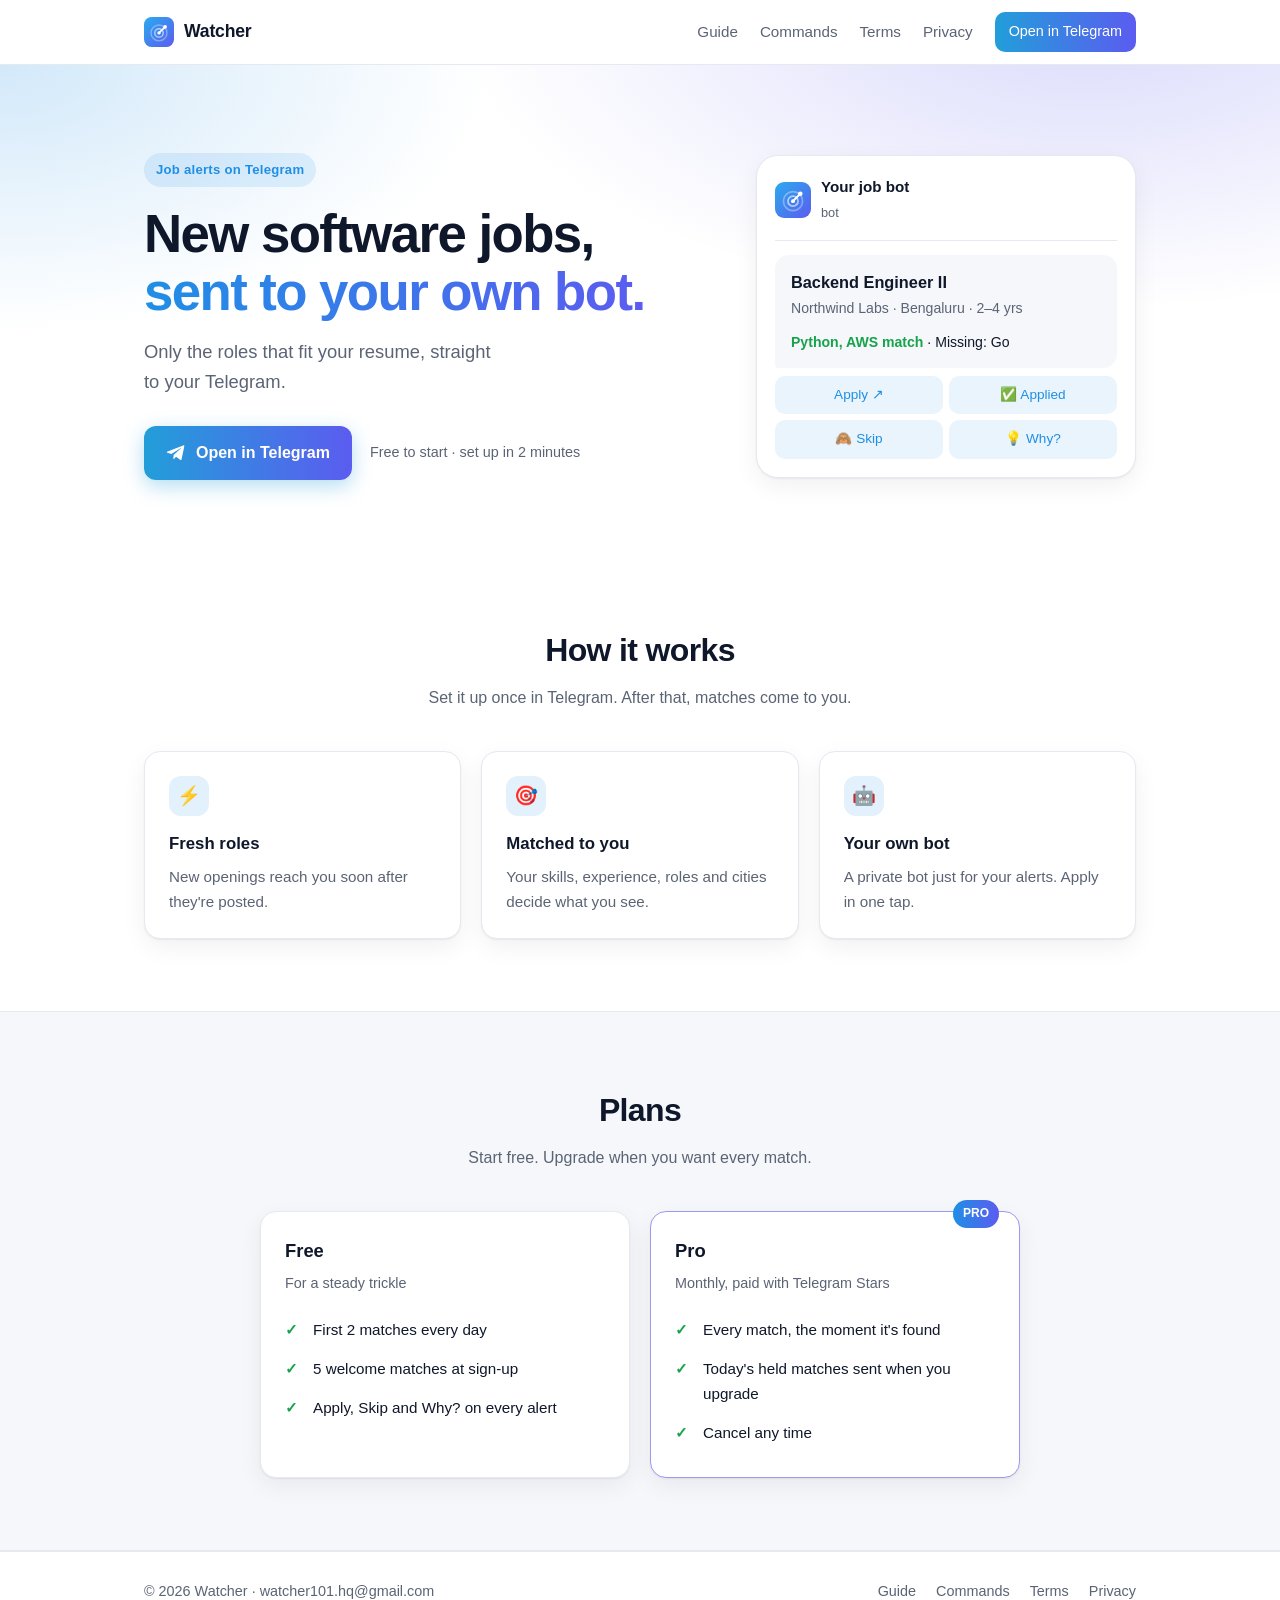
<file: index.html>
<!DOCTYPE html>
<html lang="en">
<head>
<meta charset="utf-8">
<meta name="viewport" content="width=device-width, initial-scale=1">
<title>Watcher · New software jobs, sent to your Telegram</title>
<meta name="description" content="Watcher sends new software jobs that match your resume to your own Telegram bot.">
<link rel="icon" href="logo.svg" type="image/svg+xml">
<link rel="stylesheet" href="style.css">
</head>
<body>
<header class="top"><div class="wrap">
  <a class="brand" href="./"><img src="logo.svg" alt="">Watcher</a>
  <nav><a href="guide/">Guide</a><a href="commands/">Commands</a><a href="terms/">Terms</a><a href="privacy/">Privacy</a><a class="btn btn-sm" href="https://t.me/WatcherJobsBot?start=site">Open in Telegram</a></nav>
</div></header>

<section class="hero"><div class="wrap">
  <div>
    <span class="eyebrow">Job alerts on Telegram</span>
    <h1>New software jobs, <span>sent to your own bot.</span></h1>
    <p class="sub">Only the roles that fit your resume, straight to your Telegram.</p>
    <div class="cta">
      <a class="btn" href="https://t.me/WatcherJobsBot?start=site"><svg class="tg" viewBox="0 0 24 24" aria-hidden="true"><path fill="currentColor" d="M21.9 4.3 18.7 19.4c-.2 1-.9 1.3-1.8.8l-4.8-3.6-2.3 2.2c-.3.3-.5.5-1 .5l.3-4.9 8.9-8c.4-.3-.1-.5-.6-.2L6.4 13.1 1.7 11.6c-1-.3-1-1 .2-1.5L20.6 2.9c.9-.3 1.6.2 1.3 1.4z"/></svg>Open in Telegram</a>
      <span class="cta-note">Free to start · set up in 2 minutes</span>
    </div>
  </div>
  <div class="phone" aria-hidden="true">
    <div class="chat-head"><img src="logo.svg" alt=""><div><b>Your job bot</b><small>bot</small></div></div>
    <div class="bubble">
      <div class="role">Backend Engineer II</div>
      <div class="meta">Northwind Labs · Bengaluru · 2–4 yrs</div>
      <div class="fit"><span class="yes">Python, AWS match</span> · Missing: Go</div>
    </div>
    <div class="btns"><span>Apply ↗</span><span>✅ Applied</span><span>🙈 Skip</span><span>💡 Why?</span></div>
  </div>
</div></section>

<section class="block"><div class="wrap">
  <h2 class="title">How it works</h2>
  <p class="lede">Set it up once in Telegram. After that, matches come to you.</p>
  <div class="grid3">
    <div class="card"><div class="icon">⚡</div><h3>Fresh roles</h3>
      <p>New openings reach you soon after they're posted.</p></div>
    <div class="card"><div class="icon">🎯</div><h3>Matched to you</h3>
      <p>Your skills, experience, roles and cities decide what you see.</p></div>
    <div class="card"><div class="icon">🤖</div><h3>Your own bot</h3>
      <p>A private bot just for your alerts. Apply in one tap.</p></div>
  </div>
</div></section>

<section class="block alt"><div class="wrap">
  <h2 class="title">Plans</h2>
  <p class="lede">Start free. Upgrade when you want every match.</p>
  <div class="grid2">
    <div class="card plan"><h3>Free</h3><div class="tag">For a steady trickle</div>
      <ul><li>First 2 matches every day</li><li>5 welcome matches at sign-up</li><li>Apply, Skip and Why? on every alert</li></ul></div>
    <div class="card plan pro"><span class="badge">PRO</span><h3>Pro</h3><div class="tag">Monthly, paid with Telegram Stars</div>
      <ul><li>Every match, the moment it's found</li><li>Today's held matches sent when you upgrade</li><li>Cancel any time</li></ul></div>
  </div>
</div></section>

<footer class="site"><div class="wrap">
  <span>© 2026 Watcher · <a href="mailto:watcher101.hq@gmail.com">watcher101.hq@gmail.com</a></span>
  <nav><a href="guide/">Guide</a><a href="commands/">Commands</a><a href="terms/">Terms</a><a href="privacy/">Privacy</a></nav>
</div></footer>
</body>
</html>
</file>
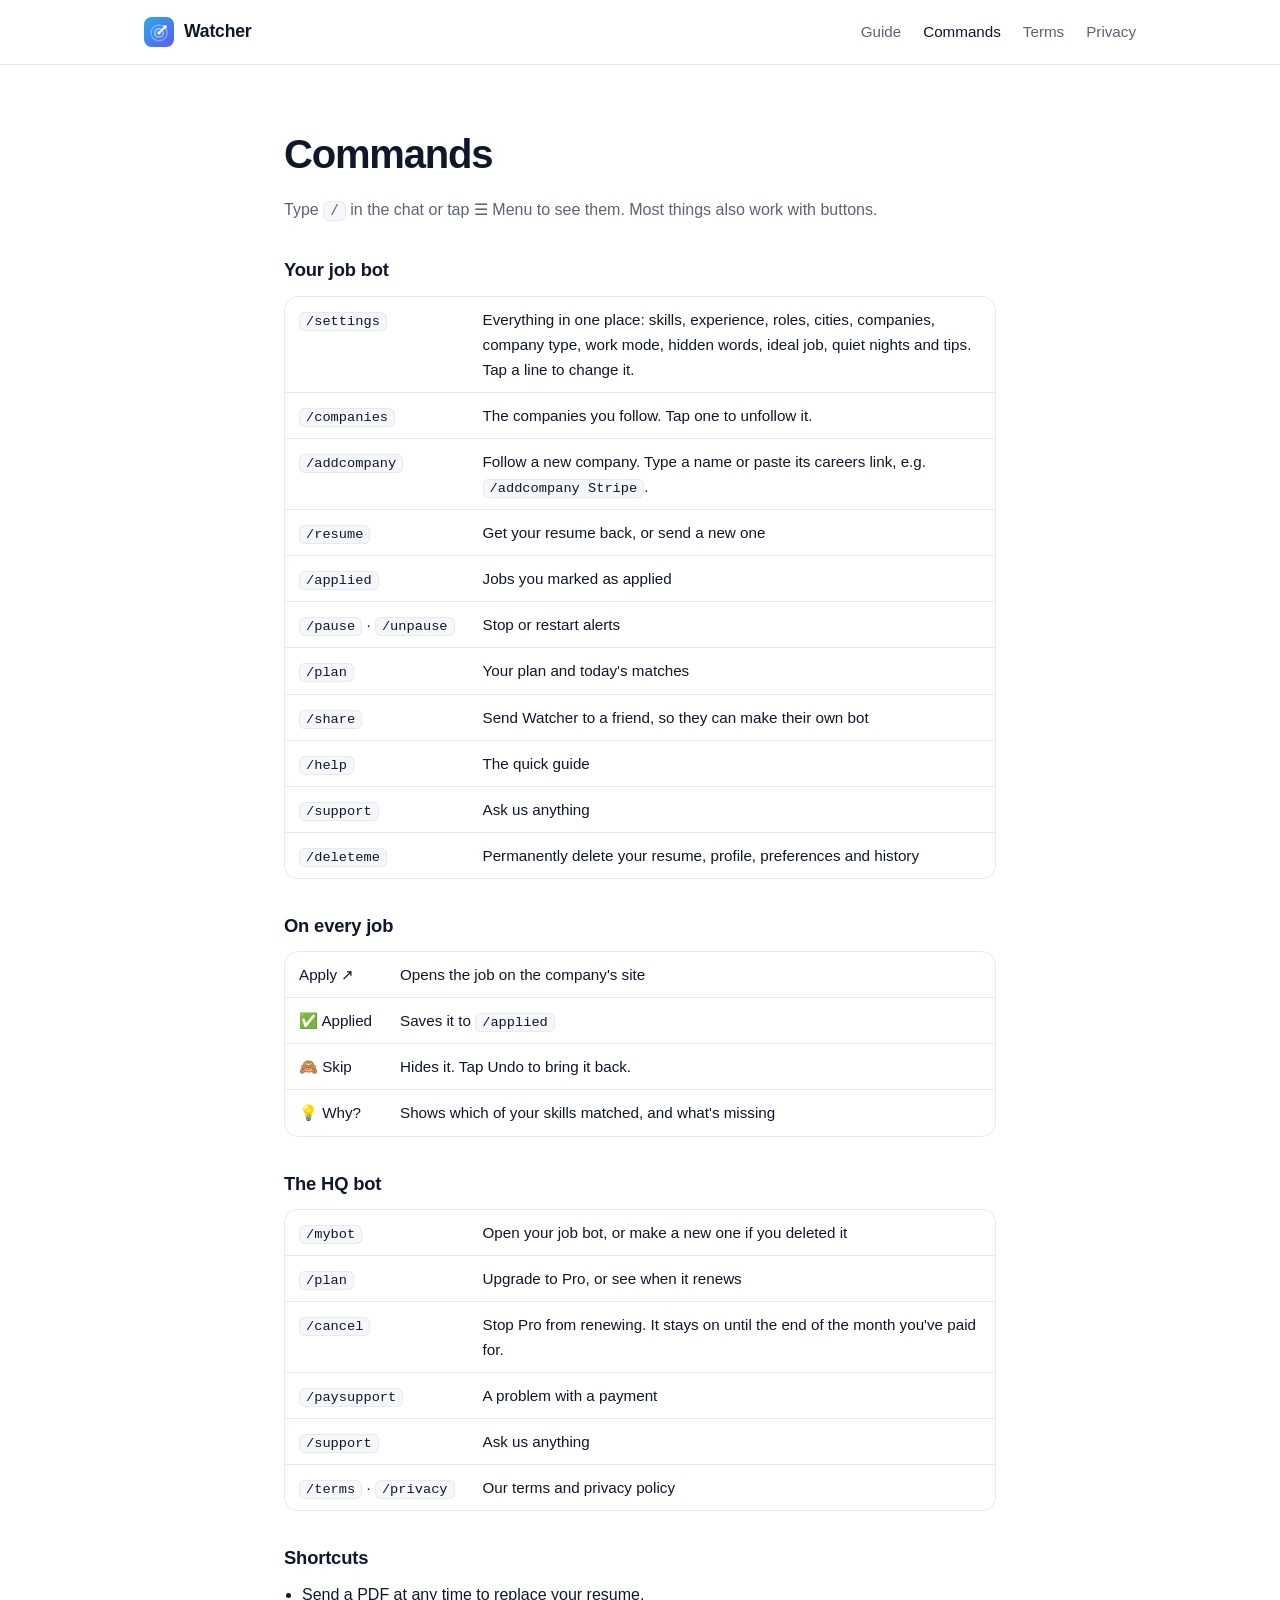
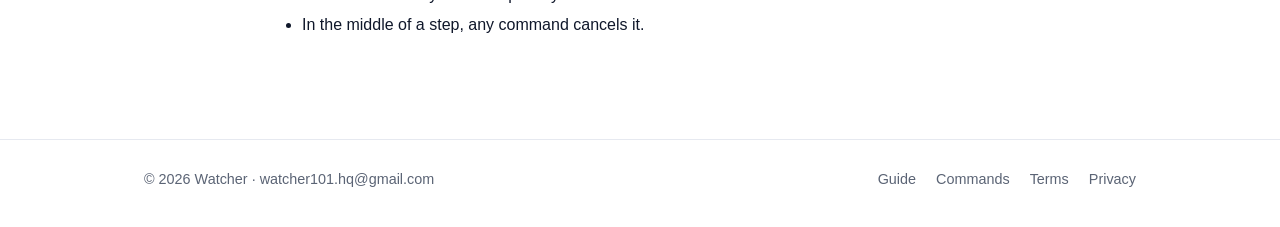
<file: commands/index.html>
<!DOCTYPE html>
<html lang="en">
<head>
<meta charset="utf-8">
<meta name="viewport" content="width=device-width, initial-scale=1">
<title>Commands · Watcher</title>
<link rel="icon" href="../logo.svg" type="image/svg+xml">
<link rel="stylesheet" href="../style.css">
</head>
<body>
<header class="top"><div class="wrap">
  <a class="brand" href="../"><img src="../logo.svg" alt="">Watcher</a>
  <nav><a href="../guide/">Guide</a><a href="../commands/" aria-current="page">Commands</a><a href="../terms/">Terms</a><a href="../privacy/">Privacy</a></nav>
</div></header>

<main class="doc guide">
  <h1>Commands</h1>
  <p class="muted">Type <code>/</code> in the chat or tap ☰ Menu to see them. Most things also work with buttons.</p>

  <h2>Your job bot</h2>
  <table class="cmds">
    <tr><td><code>/settings</code></td><td>Everything in one place: skills, experience, roles, cities, companies, company type, work mode, hidden words, ideal job, quiet nights and tips. Tap a line to change it.</td></tr>
    <tr><td><code>/companies</code></td><td>The companies you follow. Tap one to unfollow it.</td></tr>
    <tr><td><code>/addcompany</code></td><td>Follow a new company. Type a name or paste its careers link, e.g. <code>/addcompany Stripe</code>.</td></tr>
    <tr><td><code>/resume</code></td><td>Get your resume back, or send a new one</td></tr>
    <tr><td><code>/applied</code></td><td>Jobs you marked as applied</td></tr>
    <tr><td><code>/pause</code> · <code>/unpause</code></td><td>Stop or restart alerts</td></tr>
    <tr><td><code>/plan</code></td><td>Your plan and today's matches</td></tr>
    <tr><td><code>/share</code></td><td>Send Watcher to a friend, so they can make their own bot</td></tr>
    <tr><td><code>/help</code></td><td>The quick guide</td></tr>
    <tr><td><code>/support</code></td><td>Ask us anything</td></tr>
    <tr><td><code>/deleteme</code></td><td>Permanently delete your resume, profile, preferences and history</td></tr>
  </table>

  <h2>On every job</h2>
  <table class="cmds">
    <tr><td>Apply ↗</td><td>Opens the job on the company's site</td></tr>
    <tr><td>✅ Applied</td><td>Saves it to <code>/applied</code></td></tr>
    <tr><td>🙈 Skip</td><td>Hides it. Tap Undo to bring it back.</td></tr>
    <tr><td>💡 Why?</td><td>Shows which of your skills matched, and what's missing</td></tr>
  </table>

  <h2>The HQ bot</h2>
  <table class="cmds">
    <tr><td><code>/mybot</code></td><td>Open your job bot, or make a new one if you deleted it</td></tr>
    <tr><td><code>/plan</code></td><td>Upgrade to Pro, or see when it renews</td></tr>
    <tr><td><code>/cancel</code></td><td>Stop Pro from renewing. It stays on until the end of the month you've paid for.</td></tr>
    <tr><td><code>/paysupport</code></td><td>A problem with a payment</td></tr>
    <tr><td><code>/support</code></td><td>Ask us anything</td></tr>
    <tr><td><code>/terms</code> · <code>/privacy</code></td><td>Our terms and privacy policy</td></tr>
  </table>

  <h2>Shortcuts</h2>
  <ul>
    <li>Send a PDF at any time to replace your resume.</li>
    <li>In the middle of a step, any command cancels it.</li>
  </ul>
</main>

<footer class="site"><div class="wrap">
  <span>© 2026 Watcher · <a href="mailto:watcher101.hq@gmail.com">watcher101.hq@gmail.com</a></span>
  <nav><a href="../guide/">Guide</a><a href="../commands/">Commands</a><a href="../terms/">Terms</a><a href="../privacy/">Privacy</a></nav>
</div></footer>
</body>
</html>
</file>
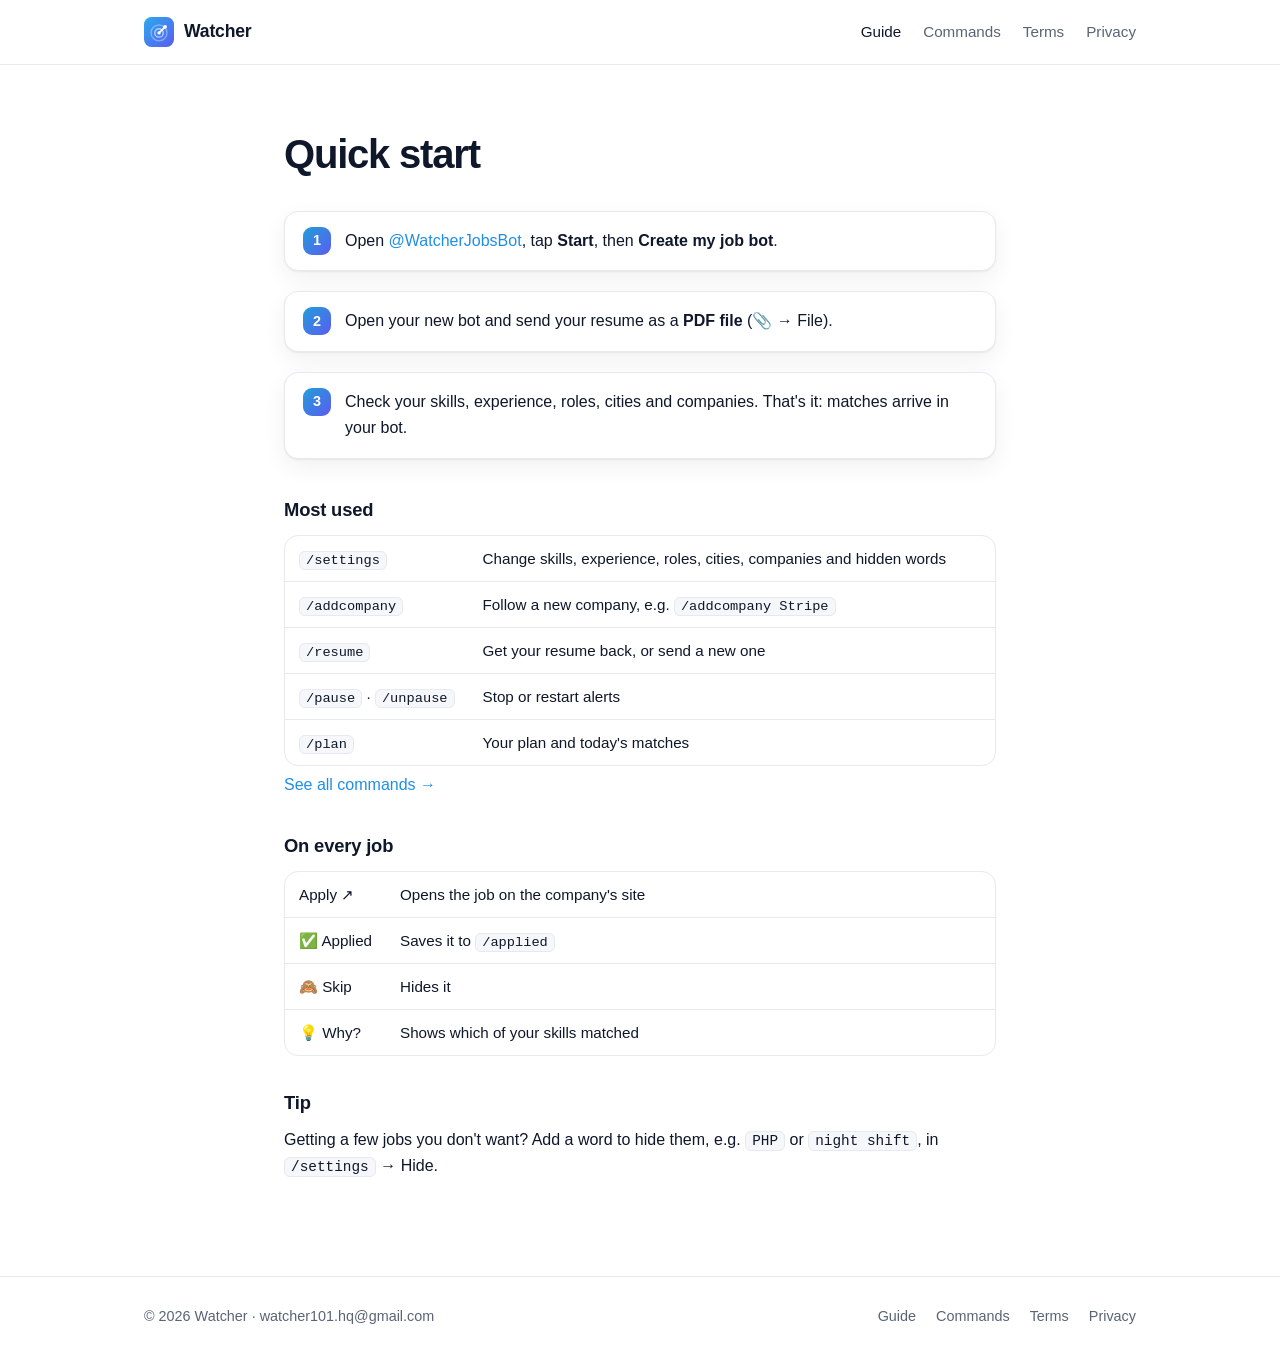
<file: guide/index.html>
<!DOCTYPE html>
<html lang="en">
<head>
<meta charset="utf-8">
<meta name="viewport" content="width=device-width, initial-scale=1">
<title>Quick start · Watcher</title>
<link rel="icon" href="../logo.svg" type="image/svg+xml">
<link rel="stylesheet" href="../style.css">
</head>
<body>
<header class="top"><div class="wrap">
  <a class="brand" href="../"><img src="../logo.svg" alt="">Watcher</a>
  <nav><a href="../guide/" aria-current="page">Guide</a><a href="../commands/">Commands</a><a href="../terms/">Terms</a><a href="../privacy/">Privacy</a></nav>
</div></header>

<main class="doc guide">
  <h1>Quick start</h1>

  <ol class="steps">
    <li>Open <a href="https://t.me/WatcherJobsBot?start=guide">@WatcherJobsBot</a>, tap <b>Start</b>, then
      <b>Create my job bot</b>.</li>
    <li>Open your new bot and send your resume as a <b>PDF file</b> (📎 → File).</li>
    <li>Check your skills, experience, roles, cities and companies. That's it: matches arrive in your bot.</li>
  </ol>

  <h2>Most used</h2>
  <table class="cmds">
    <tr><td><code>/settings</code></td><td>Change skills, experience, roles, cities, companies and hidden words</td></tr>
    <tr><td><code>/addcompany</code></td><td>Follow a new company, e.g. <code>/addcompany Stripe</code></td></tr>
    <tr><td><code>/resume</code></td><td>Get your resume back, or send a new one</td></tr>
    <tr><td><code>/pause</code> · <code>/unpause</code></td><td>Stop or restart alerts</td></tr>
    <tr><td><code>/plan</code></td><td>Your plan and today's matches</td></tr>
  </table>
  <p><a href="../commands/">See all commands →</a></p>

  <h2>On every job</h2>
  <table class="cmds">
    <tr><td>Apply ↗</td><td>Opens the job on the company's site</td></tr>
    <tr><td>✅ Applied</td><td>Saves it to <code>/applied</code></td></tr>
    <tr><td>🙈 Skip</td><td>Hides it</td></tr>
    <tr><td>💡 Why?</td><td>Shows which of your skills matched</td></tr>
  </table>

  <h2>Tip</h2>
  <p>Getting a few jobs you don't want? Add a word to hide them, e.g. <code>PHP</code> or <code>night shift</code>,
    in <code>/settings</code> → Hide.</p>
</main>

<footer class="site"><div class="wrap">
  <span>© 2026 Watcher · <a href="mailto:watcher101.hq@gmail.com">watcher101.hq@gmail.com</a></span>
  <nav><a href="../guide/">Guide</a><a href="../commands/">Commands</a><a href="../terms/">Terms</a><a href="../privacy/">Privacy</a></nav>
</div></footer>
</body>
</html>
</file>
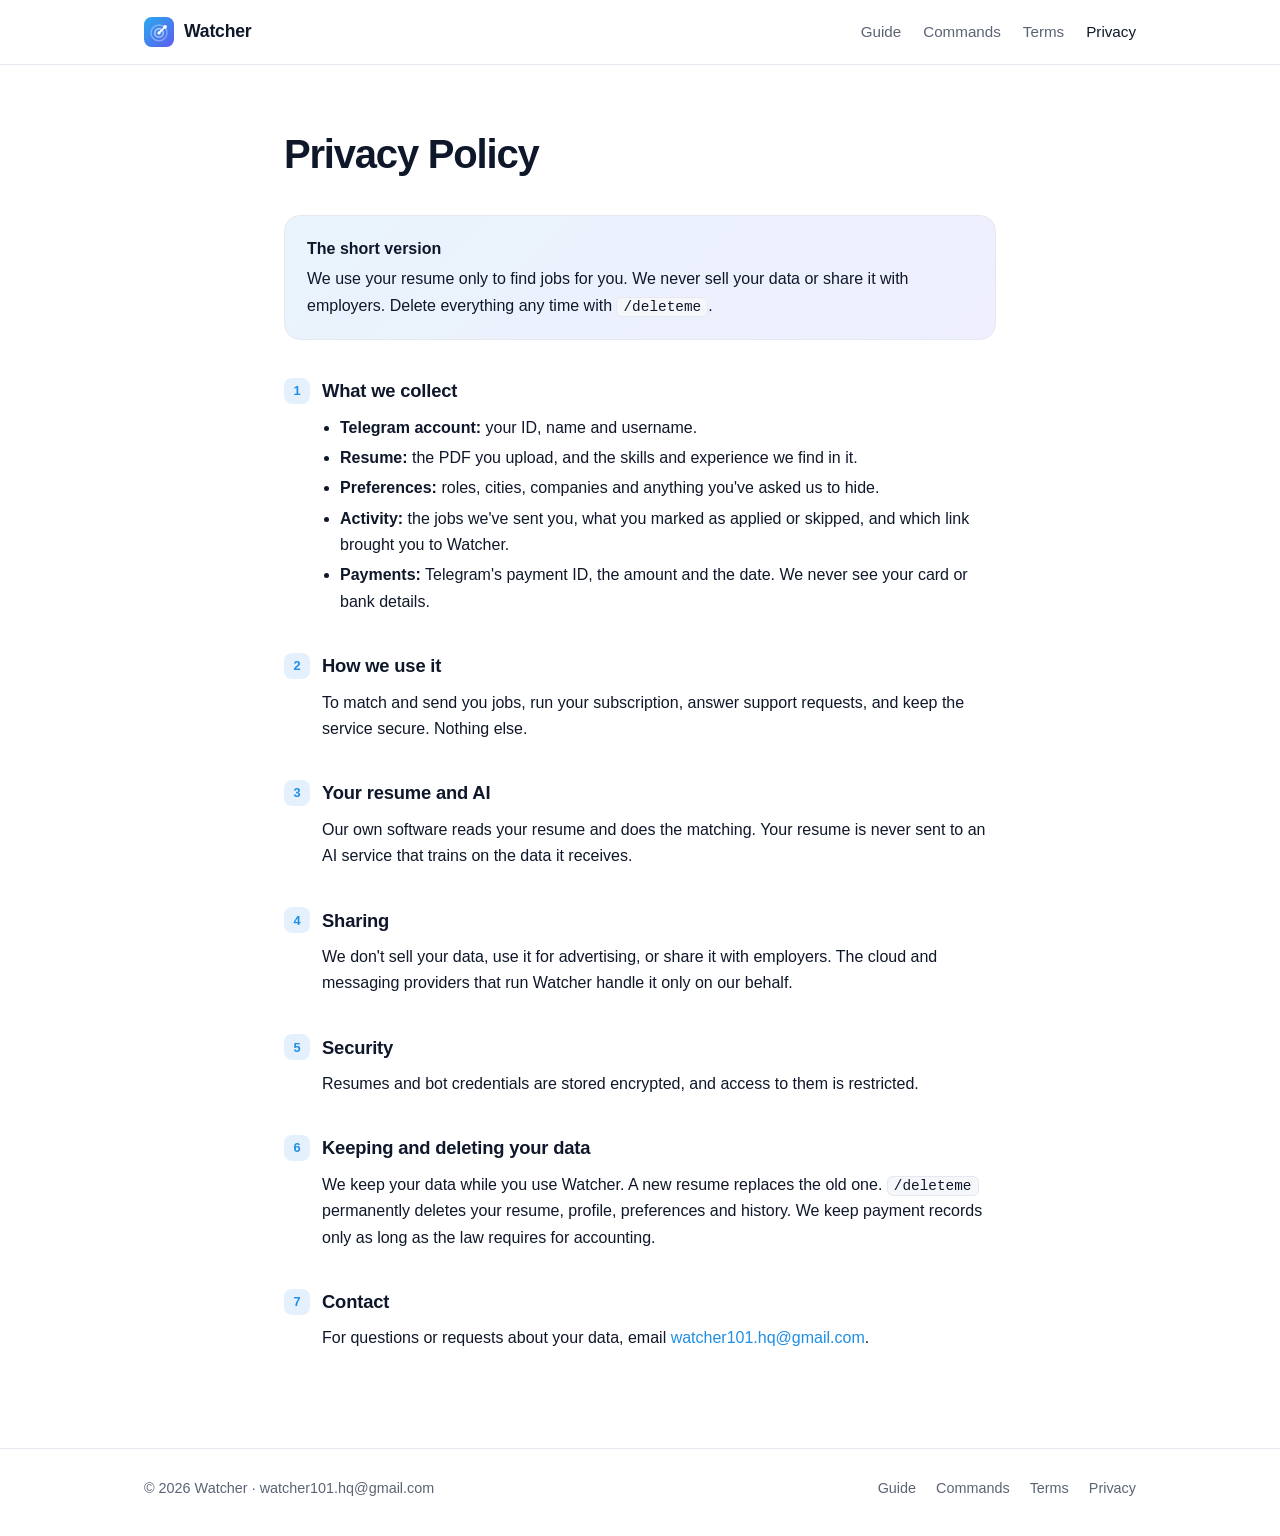
<file: privacy/index.html>
<!DOCTYPE html>
<html lang="en">
<head>
<meta charset="utf-8">
<meta name="viewport" content="width=device-width, initial-scale=1">
<title>Privacy Policy · Watcher</title>
<link rel="icon" href="../logo.svg" type="image/svg+xml">
<link rel="stylesheet" href="../style.css">
</head>
<body>
<header class="top"><div class="wrap">
  <a class="brand" href="../"><img src="../logo.svg" alt="">Watcher</a>
  <nav><a href="../guide/">Guide</a><a href="../commands/">Commands</a><a href="../terms/">Terms</a><a href="../privacy/" aria-current="page">Privacy</a></nav>
</div></header>

<main class="doc">
  <h1>Privacy Policy</h1>

  <div class="summary">
    <b>The short version</b>
    <p>We use your resume only to find jobs for you. We never sell your data or share it with employers. Delete
      everything any time with <code>/deleteme</code>.</p>
  </div>

  <h2>What we collect</h2>
  <ul>
    <li><b>Telegram account:</b> your ID, name and username.</li>
    <li><b>Resume:</b> the PDF you upload, and the skills and experience we find in it.</li>
    <li><b>Preferences:</b> roles, cities, companies and anything you've asked us to hide.</li>
    <li><b>Activity:</b> the jobs we've sent you, what you marked as applied or skipped, and which link
      brought you to Watcher.</li>
    <li><b>Payments:</b> Telegram's payment ID, the amount and the date. We never see your card or bank details.</li>
  </ul>

  <h2>How we use it</h2>
  <p>To match and send you jobs, run your subscription, answer support requests, and keep the service secure.
    Nothing else.</p>

  <h2>Your resume and AI</h2>
  <p>Our own software reads your resume and does the matching. Your resume is never sent to an AI service that
    trains on the data it receives.</p>

  <h2>Sharing</h2>
  <p>We don't sell your data, use it for advertising, or share it with employers. The cloud and messaging providers
    that run Watcher handle it only on our behalf.</p>

  <h2>Security</h2>
  <p>Resumes and bot credentials are stored encrypted, and access to them is restricted.</p>

  <h2>Keeping and deleting your data</h2>
  <p>We keep your data while you use Watcher. A new resume replaces the old one. <code>/deleteme</code> permanently
    deletes your resume, profile, preferences and history. We keep payment records only as long as the law
    requires for accounting.</p>

  <h2>Contact</h2>
  <p>For questions or requests about your data, email
    <a href="mailto:watcher101.hq@gmail.com">watcher101.hq@gmail.com</a>.</p>
</main>

<footer class="site"><div class="wrap">
  <span>© 2026 Watcher · <a href="mailto:watcher101.hq@gmail.com">watcher101.hq@gmail.com</a></span>
  <nav><a href="../guide/">Guide</a><a href="../commands/">Commands</a><a href="../terms/">Terms</a><a href="../privacy/">Privacy</a></nav>
</div></footer>
</body>
</html>
</file>
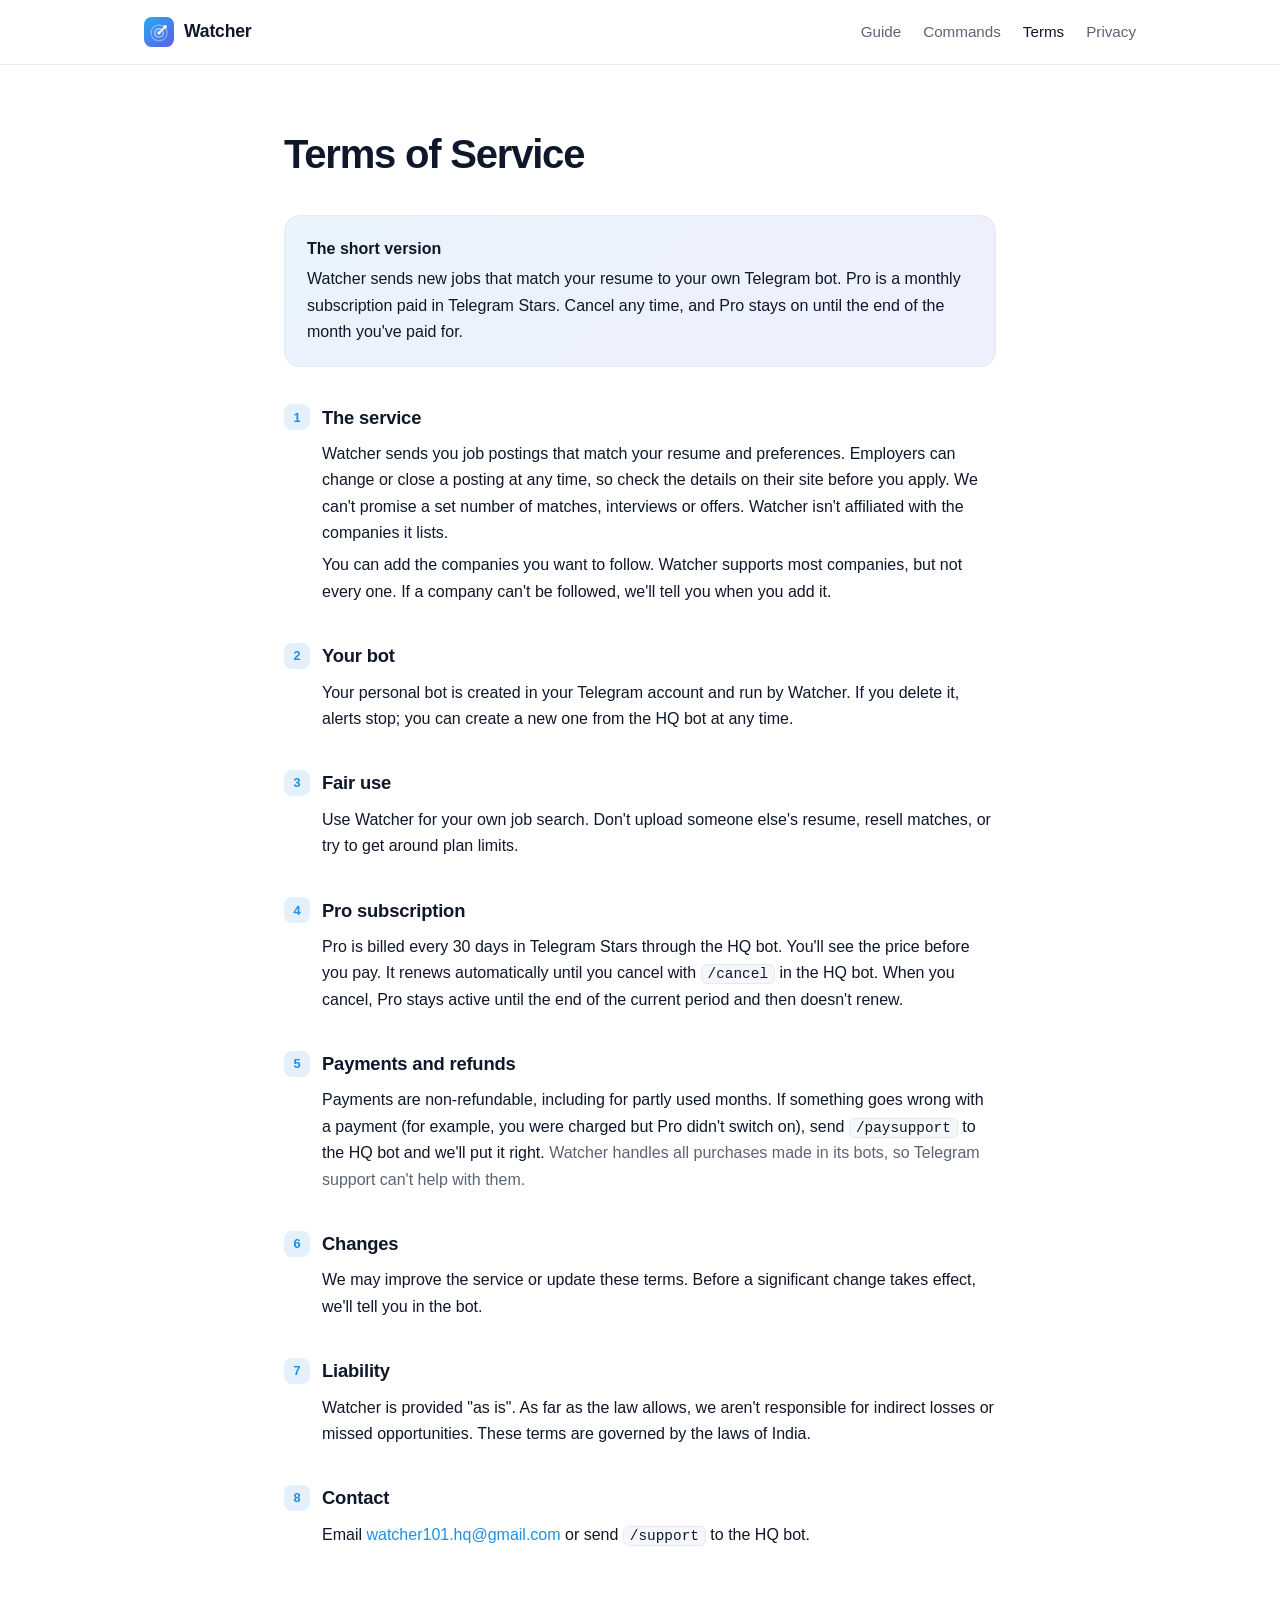
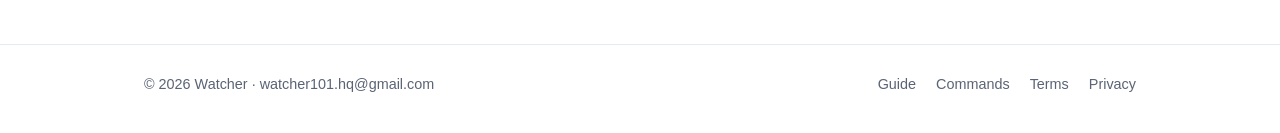
<file: terms/index.html>
<!DOCTYPE html>
<html lang="en">
<head>
<meta charset="utf-8">
<meta name="viewport" content="width=device-width, initial-scale=1">
<title>Terms of Service · Watcher</title>
<link rel="icon" href="../logo.svg" type="image/svg+xml">
<link rel="stylesheet" href="../style.css">
</head>
<body>
<header class="top"><div class="wrap">
  <a class="brand" href="../"><img src="../logo.svg" alt="">Watcher</a>
  <nav><a href="../guide/">Guide</a><a href="../commands/">Commands</a><a href="../terms/" aria-current="page">Terms</a><a href="../privacy/">Privacy</a></nav>
</div></header>

<main class="doc">
  <h1>Terms of Service</h1>

  <div class="summary">
    <b>The short version</b>
    <p>Watcher sends new jobs that match your resume to your own Telegram bot. Pro is a monthly subscription
      paid in Telegram Stars. Cancel any time, and Pro stays on until the end of the month you've paid for.</p>
  </div>

  <h2>The service</h2>
  <p>Watcher sends you job postings that match your resume and preferences. Employers
    can change or close a posting at any time, so check the details on their site before you apply. We can't
    promise a set number of matches, interviews or offers. Watcher isn't affiliated with the companies it lists.</p>
  <p>You can add the companies you want to follow. Watcher supports most companies, but not every one. If a
    company can't be followed, we'll tell you when you add it.</p>

  <h2>Your bot</h2>
  <p>Your personal bot is created in your Telegram account and run by Watcher. If you delete it, alerts stop; you
    can create a new one from the HQ bot at any time.</p>

  <h2>Fair use</h2>
  <p>Use Watcher for your own job search. Don't upload someone else's resume, resell matches, or try to get around
    plan limits.</p>

  <h2>Pro subscription</h2>
  <p>Pro is billed every 30 days in Telegram Stars through the HQ bot. You'll see the price before you pay. It renews
    automatically until you cancel with <code>/cancel</code> in the HQ bot. When you cancel, Pro stays active until
    the end of the current period and then doesn't renew.</p>

  <h2>Payments and refunds</h2>
  <p>Payments are non-refundable, including for partly used months. If something goes wrong with a payment (for
    example, you were charged but Pro didn't switch on), send <code>/paysupport</code> to the HQ bot and we'll put
    it right. <span class="muted">Watcher handles all purchases made in its bots, so Telegram support can't help
    with them.</span></p>

  <h2>Changes</h2>
  <p>We may improve the service or update these terms. Before a significant change takes effect, we'll tell you
    in the bot.</p>

  <h2>Liability</h2>
  <p>Watcher is provided "as is". As far as the law allows, we aren't responsible for indirect losses or missed
    opportunities. These terms are governed by the laws of India.</p>

  <h2>Contact</h2>
  <p>Email <a href="mailto:watcher101.hq@gmail.com">watcher101.hq@gmail.com</a> or send <code>/support</code>
    to the HQ bot.</p>
</main>

<footer class="site"><div class="wrap">
  <span>© 2026 Watcher · <a href="mailto:watcher101.hq@gmail.com">watcher101.hq@gmail.com</a></span>
  <nav><a href="../guide/">Guide</a><a href="../commands/">Commands</a><a href="../terms/">Terms</a><a href="../privacy/">Privacy</a></nav>
</div></footer>
</body>
</html>
</file>
<file: style.css>
/* Watcher website. No external fonts, scripts or trackers. */
:root {
  --bg: #ffffff;
  --bg-soft: #f5f7fb;
  --card: #ffffff;
  --text: #0f172a;
  --muted: #5b6475;
  --line: #e6e9f0;
  --accent: #1f8fe5;
  --accent-2: #5b5cf0;
  --ok: #16a34a;
  --shadow: 0 1px 2px rgba(15, 23, 42, .06), 0 8px 24px rgba(15, 23, 42, .06);
  --radius: 16px;
}
@media (prefers-color-scheme: dark) {
  :root {
    --bg: #0b1220;
    --bg-soft: #0f1829;
    --card: #121c30;
    --text: #e8edf5;
    --muted: #9aa4b6;
    --line: #1e2a40;
    --accent: #4fb3f6;
    --accent-2: #8b8cff;
    --ok: #4ade80;
    --shadow: 0 1px 2px rgba(0, 0, 0, .3), 0 8px 24px rgba(0, 0, 0, .25);
  }
}

* { box-sizing: border-box; }
html { -webkit-text-size-adjust: 100%; }
body {
  margin: 0;
  background: var(--bg);
  color: var(--text);
  font: 16px/1.65 ui-sans-serif, -apple-system, BlinkMacSystemFont, "Segoe UI", Roboto, "Helvetica Neue", Arial, sans-serif;
  -webkit-font-smoothing: antialiased;
}
a { color: var(--accent); text-decoration: none; }
a:hover { text-decoration: underline; }
.wrap { max-width: 1040px; margin: 0 auto; padding: 0 24px; }

/* Header */
.top {
  position: sticky; top: 0; z-index: 10;
  background: color-mix(in srgb, var(--bg) 82%, transparent);
  backdrop-filter: saturate(180%) blur(12px);
  -webkit-backdrop-filter: saturate(180%) blur(12px);
  border-bottom: 1px solid var(--line);
}
.top .wrap { display: flex; align-items: center; gap: 24px; height: 64px; }
.brand { display: flex; align-items: center; gap: 10px; font-weight: 700; font-size: 1.1rem; color: var(--text); letter-spacing: -.01em; }
.brand:hover { text-decoration: none; }
.brand img { width: 30px; height: 30px; }
.top nav { margin-left: auto; display: flex; gap: 22px; font-size: .95rem; }
.top nav a { color: var(--muted); font-weight: 500; }
.top nav a:hover, .top nav a[aria-current] { color: var(--text); text-decoration: none; }
.top nav { align-items: center; }

/* Buttons */
.btn {
  display: inline-flex; align-items: center; gap: 10px;
  padding: 14px 22px; border-radius: 12px; font-weight: 600; font-size: 1rem;
  color: #fff; background: linear-gradient(90deg, #229ED9, var(--accent-2));
  box-shadow: 0 6px 20px color-mix(in srgb, #229ED9 35%, transparent);
  transition: transform .15s ease, box-shadow .15s ease;
}
.btn:hover { text-decoration: none; transform: translateY(-1px); box-shadow: 0 10px 28px color-mix(in srgb, #229ED9 45%, transparent); }
.btn .tg { width: 20px; height: 20px; }
.top nav a.btn-sm, .top nav a.btn-sm:hover { color: #fff; padding: 8px 14px; font-size: .9rem; border-radius: 10px; box-shadow: none; }
.cta { display: flex; flex-wrap: wrap; align-items: center; gap: 12px 18px; margin-top: 28px; }
.cta-note { color: var(--muted); font-size: .9rem; }

/* Hero */
.hero {
  position: relative; overflow: hidden;
  padding: 88px 0 72px;
  background:
    radial-gradient(900px 420px at 85% -10%, color-mix(in srgb, var(--accent-2) 22%, transparent), transparent 70%),
    radial-gradient(700px 380px at 0% 0%, color-mix(in srgb, var(--accent) 20%, transparent), transparent 70%);
}
.hero .wrap { display: grid; grid-template-columns: 1.1fr .9fr; gap: 56px; align-items: center; }
.eyebrow {
  display: inline-flex; align-items: center; gap: 8px;
  font-size: .82rem; font-weight: 600; letter-spacing: .02em;
  color: var(--accent); background: color-mix(in srgb, var(--accent) 12%, transparent);
  padding: 6px 12px; border-radius: 999px;
}
.hero h1 { font-size: clamp(2.1rem, 4.6vw, 3.3rem); line-height: 1.1; letter-spacing: -.03em; margin: 18px 0 16px; }
.hero h1 span {
  background: linear-gradient(90deg, var(--accent), var(--accent-2));
  -webkit-background-clip: text; background-clip: text; color: transparent;
}
.hero p.sub { font-size: 1.15rem; color: var(--muted); max-width: 34ch; margin: 0; }

/* Telegram-style alert card (illustration) */
.phone {
  background: var(--card); border: 1px solid var(--line); border-radius: 22px;
  box-shadow: var(--shadow); padding: 18px; max-width: 380px; justify-self: end; width: 100%;
}
.chat-head { display: flex; align-items: center; gap: 10px; padding-bottom: 14px; border-bottom: 1px solid var(--line); }
.chat-head img { width: 36px; height: 36px; }
.chat-head b { display: block; font-size: .95rem; }
.chat-head small { color: var(--muted); font-size: .8rem; }
.bubble { margin-top: 14px; background: var(--bg-soft); border-radius: 14px 14px 14px 4px; padding: 14px 16px; }
.bubble .role { font-weight: 700; font-size: 1.02rem; }
.bubble .meta { color: var(--muted); font-size: .88rem; margin-top: 2px; }
.bubble .fit { margin-top: 10px; font-size: .88rem; }
.bubble .fit .yes { color: var(--ok); font-weight: 600; }
.btns { display: grid; grid-template-columns: 1fr 1fr; gap: 6px; margin-top: 8px; }
.btns span {
  text-align: center; font-size: .85rem; font-weight: 500; padding: 8px 6px; border-radius: 10px;
  background: color-mix(in srgb, var(--accent) 10%, var(--card)); color: var(--accent);
}

/* Sections */
section.block { padding: 72px 0; }
section.alt { background: var(--bg-soft); border-top: 1px solid var(--line); border-bottom: 1px solid var(--line); }
h2.title { font-size: clamp(1.5rem, 3vw, 2rem); letter-spacing: -.02em; margin: 0 0 8px; text-align: center; }
p.lede { color: var(--muted); text-align: center; margin: 0 auto 40px; max-width: 52ch; }
.grid3 { display: grid; grid-template-columns: repeat(3, 1fr); gap: 20px; }
.grid2 { display: grid; grid-template-columns: repeat(2, 1fr); gap: 20px; max-width: 760px; margin: 0 auto; }
.card {
  background: var(--card); border: 1px solid var(--line); border-radius: var(--radius);
  padding: 24px; box-shadow: var(--shadow);
}
.card .icon {
  width: 40px; height: 40px; border-radius: 12px; display: grid; place-items: center; font-size: 1.2rem;
  background: color-mix(in srgb, var(--accent) 12%, transparent); margin-bottom: 14px;
}
.card h3 { margin: 0 0 6px; font-size: 1.05rem; }
.card p { margin: 0; color: var(--muted); font-size: .95rem; }
.plan h3 { font-size: 1.15rem; }
.plan .tag { color: var(--muted); font-size: .9rem; margin-bottom: 14px; }
.plan ul { list-style: none; padding: 0; margin: 0; }
.plan li { padding: 7px 0 7px 28px; position: relative; font-size: .95rem; }
.plan li::before { content: "✓"; position: absolute; left: 0; color: var(--ok); font-weight: 700; }
.plan.pro { border: 1.5px solid color-mix(in srgb, var(--accent-2) 55%, var(--line)); position: relative; }
.plan.pro .badge {
  position: absolute; top: -12px; right: 20px; font-size: .75rem; font-weight: 700; color: #fff;
  background: linear-gradient(90deg, var(--accent), var(--accent-2)); padding: 4px 10px; border-radius: 999px;
}

/* Legal pages */
.doc { max-width: 760px; margin: 0 auto; padding: 56px 24px 24px; }
.doc h1 { font-size: clamp(1.9rem, 4vw, 2.5rem); letter-spacing: -.03em; margin: 0 0 10px; }
.summary {
  margin: 28px 0 8px; padding: 20px 22px; border-radius: var(--radius);
  background: linear-gradient(135deg, color-mix(in srgb, var(--accent) 10%, var(--card)), color-mix(in srgb, var(--accent-2) 10%, var(--card)));
  border: 1px solid var(--line);
}
.summary b { display: block; margin-bottom: 4px; }
.doc .summary p { margin: 0; }
.doc { counter-reset: sec; }
.doc h2 { counter-increment: sec; font-size: 1.15rem; margin: 36px 0 8px; letter-spacing: -.01em; display: flex; gap: 12px; align-items: baseline; }
.doc h2::before {
  content: counter(sec); flex: none; font-size: .8rem; font-weight: 700; color: var(--accent);
  width: 26px; height: 26px; border-radius: 8px; display: inline-grid; place-items: center;
  background: color-mix(in srgb, var(--accent) 12%, transparent); transform: translateY(-2px);
}
.doc p, .doc ul { margin: 6px 0 0 38px; color: var(--text); }
.doc ul { padding-left: 18px; }
.doc li { margin: 4px 0; }
.doc .muted { color: var(--muted); }
code {
  font: .9em ui-monospace, SFMono-Regular, Menlo, Consolas, monospace;
  background: var(--bg-soft); border: 1px solid var(--line); border-radius: 6px; padding: 1px 6px;
}

/* Guide */
.steps { list-style: none; counter-reset: st; padding: 0; margin: 20px 0 0; display: grid; gap: 12px; }
.steps li {
  counter-increment: st; position: relative; padding: 16px 18px 16px 60px;
  background: var(--card); border: 1px solid var(--line); border-radius: 14px; box-shadow: var(--shadow);
}
.steps li::before {
  content: counter(st); position: absolute; left: 18px; top: 15px; width: 28px; height: 28px; border-radius: 9px;
  display: grid; place-items: center; font-weight: 700; font-size: .9rem; color: #fff;
  background: linear-gradient(135deg, #229ED9, var(--accent-2));
}
.doc .steps { margin-left: 0; }
.cmds { width: 100%; border-collapse: separate; border-spacing: 0; margin: 10px 0 0; font-size: .95rem;
  border: 1px solid var(--line); border-radius: 14px; overflow: hidden; background: var(--card); }
.cmds td { padding: 10px 14px; border-top: 1px solid var(--line); vertical-align: top; }
.cmds tr:first-child td { border-top: 0; }
.cmds td:first-child { white-space: nowrap; width: 1%; }
.doc h3 { margin: 22px 0 0; font-size: 1rem; color: var(--muted); font-weight: 600; }
.doc .cmds, .doc h3 { margin-left: 38px; width: calc(100% - 38px); }

.guide h2 { display: block; margin-top: 32px; }
.guide h2::before { content: none; }
.guide p, .guide .cmds { margin-left: 0; width: 100%; }
.guide ul { margin-left: 0; }

/* Footer */
footer.site { border-top: 1px solid var(--line); margin-top: 72px; }
footer.site .wrap { display: flex; flex-wrap: wrap; gap: 12px 24px; align-items: center; padding-top: 28px; padding-bottom: 36px; font-size: .9rem; color: var(--muted); }
footer.site nav { display: flex; gap: 20px; margin-left: auto; }
footer.site a { color: var(--muted); }
footer.site a:hover { color: var(--text); }
section.block + footer.site { margin-top: 0; }

/* Small screens */
@media (max-width: 820px) {
  .hero { padding: 56px 0 48px; }
  .hero .wrap { grid-template-columns: 1fr; gap: 36px; }
  .phone { justify-self: start; }
  .grid3, .grid2 { grid-template-columns: 1fr; }
  section.block { padding: 56px 0; }
  .top nav { gap: 16px; }
  .top nav a.btn-sm { display: none; }
  .doc { padding-top: 40px; }
  .doc p, .doc ul { margin-left: 0; }
  .doc .cmds, .doc h3 { margin-left: 0; width: 100%; }
  footer.site nav { margin-left: 0; }
}
</file>
